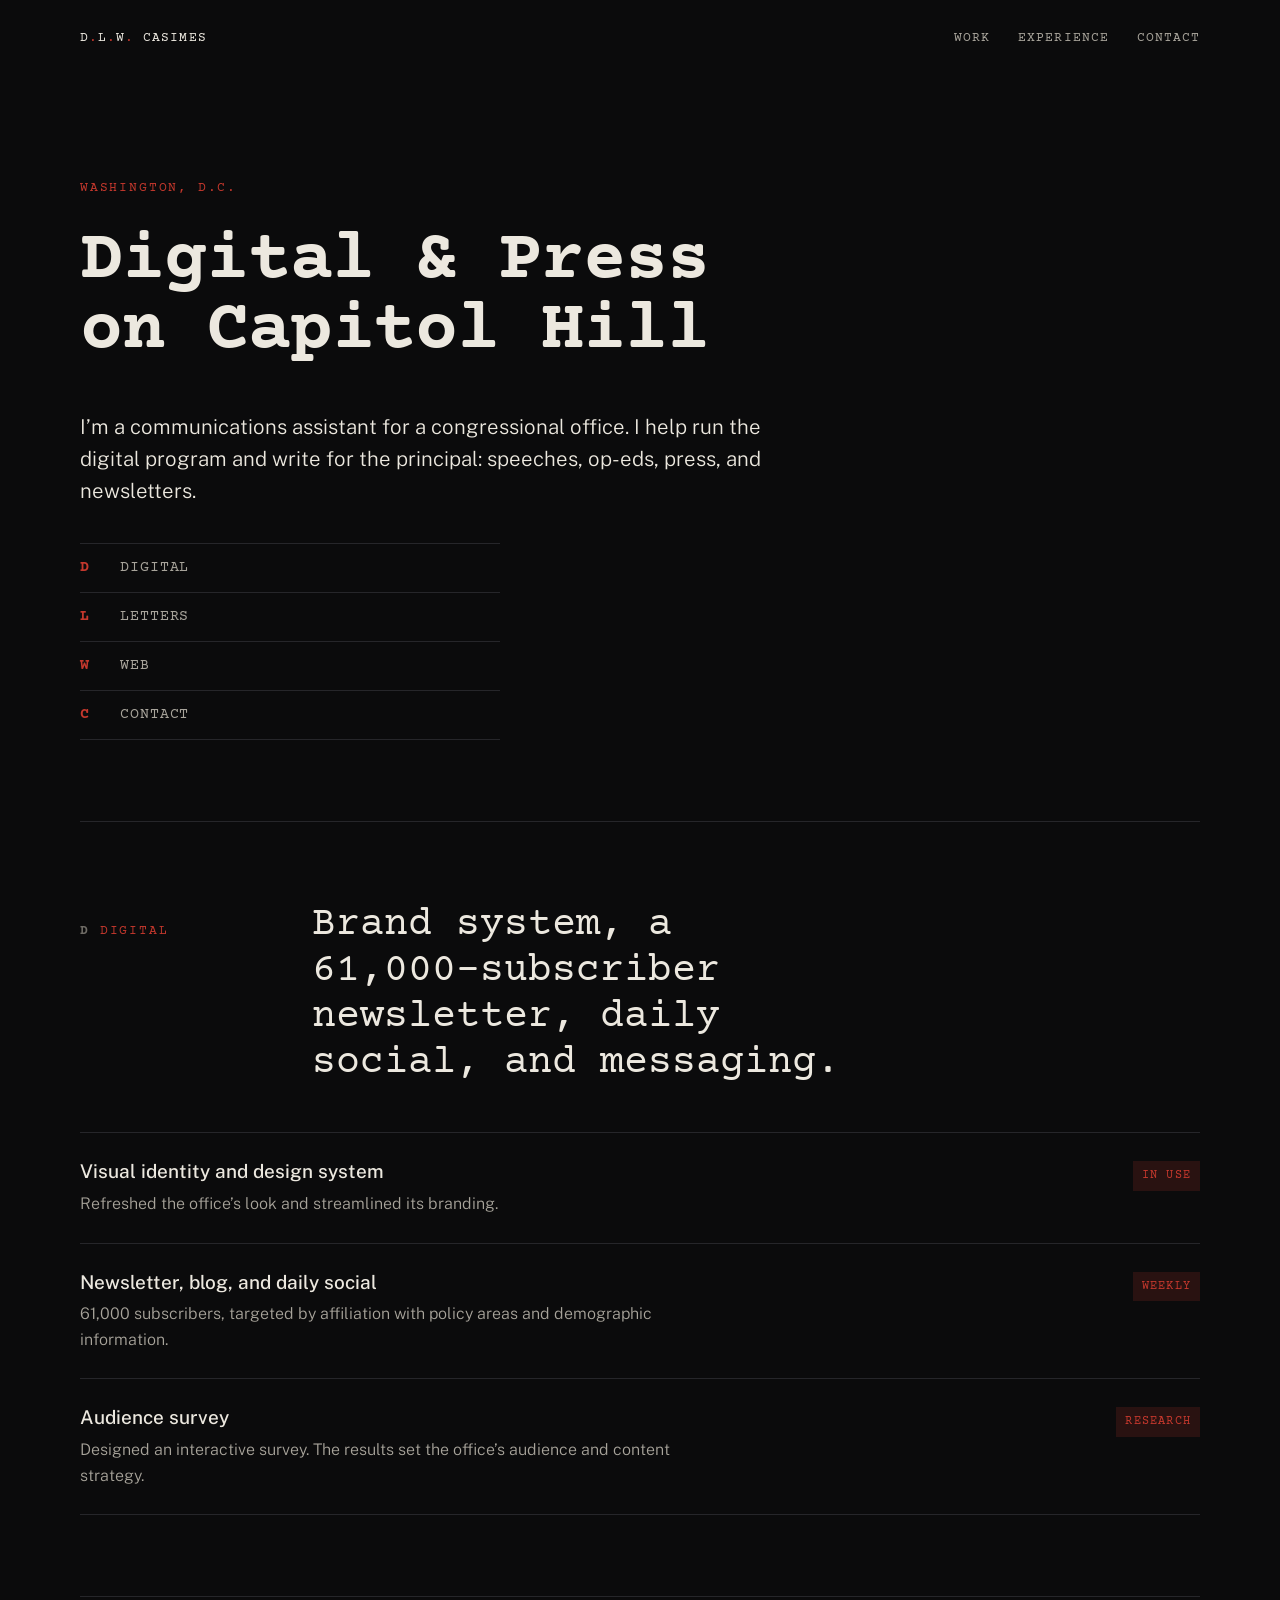
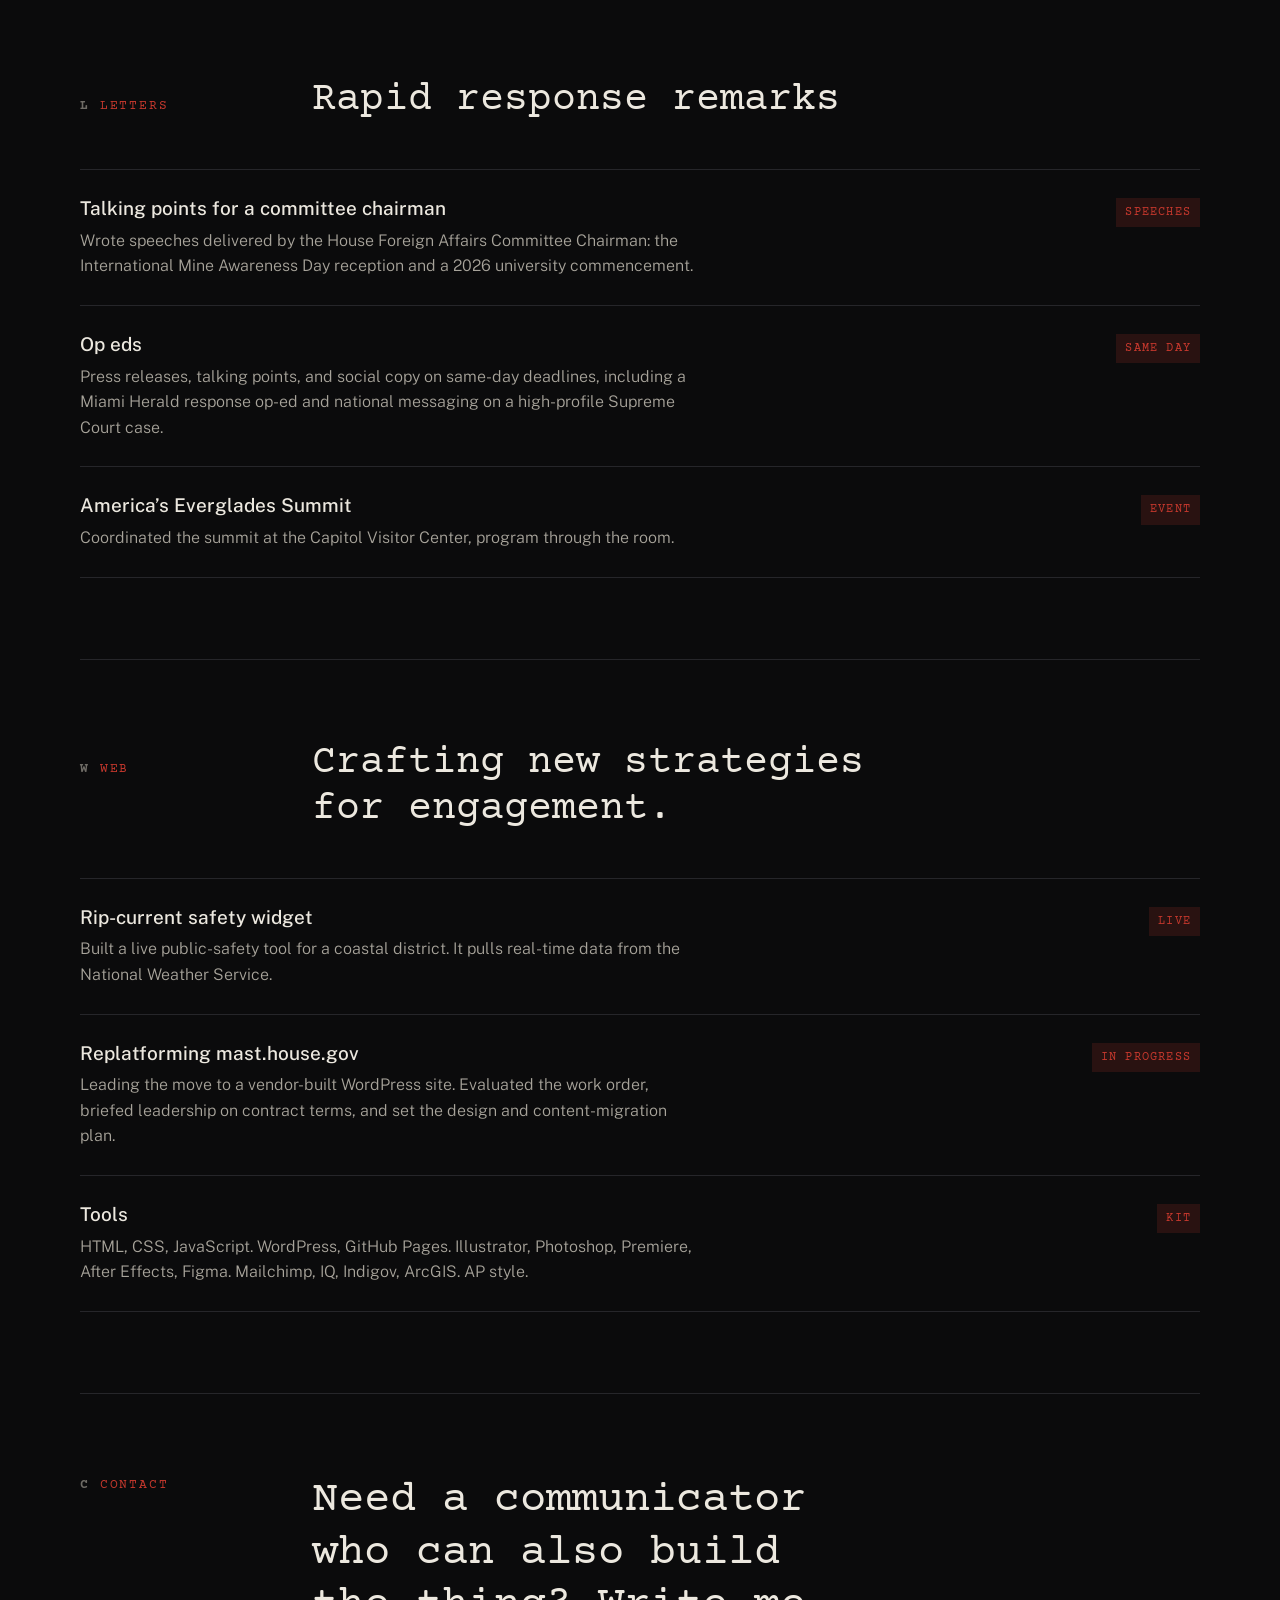
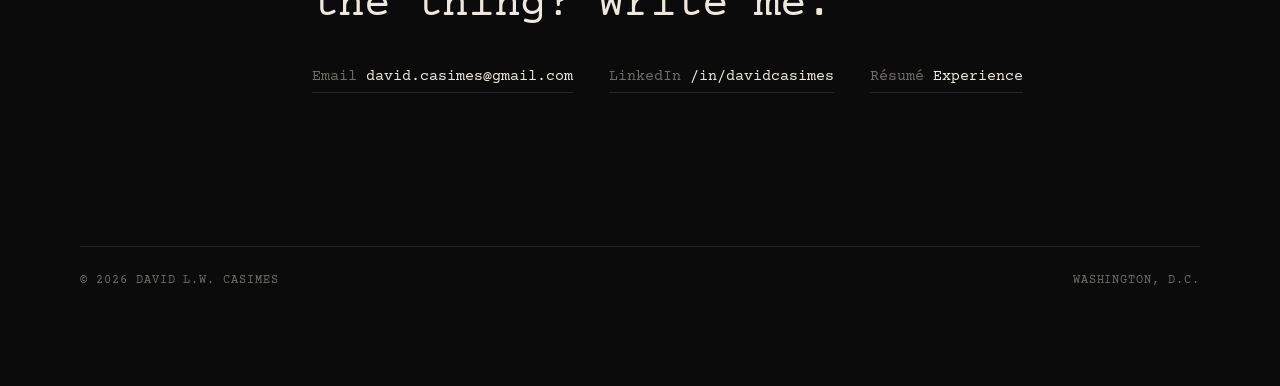
<file: index.html>
<!doctype html>
<html lang="en">
<head>
  <meta charset="utf-8">
  <meta name="viewport" content="width=device-width, initial-scale=1">
  <title>David L.W. Casimes</title>
  <meta name="description" content="David L.W. Casimes — Digital &amp; Press on Capitol Hill. Digital program, speeches, op-eds, press, and web for a congressional office.">
  <link rel="stylesheet" href="https://fonts.googleapis.com/css2?family=Courier+Prime:ital,wght@0,400;0,700;1,400&family=Public+Sans:ital,wght@0,300;0,400;0,500;0,600;1,300;1,400&display=swap">
  <link rel="stylesheet" href="styles.css">
</head>
<body>
<div class="wrap">

  <header class="masthead">
    <a class="mark" href="index.html">D<span>.</span>L<span>.</span>W<span>.</span> Casimes</a>
    <nav aria-label="Sections">
      <a href="#digital">Work</a>
      <a href="experience.html">Experience</a>
      <a href="#contact">Contact</a>
    </nav>
  </header>

  <section class="hero" id="top">
    <p class="eyebrow">Washington, D.C.</p>
    <h1>Digital &amp; Press on Capitol Hill</h1>
    <p class="lede">I’m a communications assistant for a congressional office. I help run the digital program and write for the principal: speeches, op-eds, press, and newsletters.</p>
    <ul class="index" aria-label="On this page">
      <li><a href="#digital"><b>D</b><span>Digital</span></a></li>
      <li><a href="#letters"><b>L</b><span>Letters</span></a></li>
      <li><a href="#web"><b>W</b><span>Web</span></a></li>
      <li><a href="#contact"><b>C</b><span>Contact</span></a></li>
    </ul>
  </section>

  <section id="digital">
    <div class="section-head">
      <p class="label"><b>D</b>Digital</p>
      <h2>Brand system, a 61,000-subscriber newsletter, daily social, and messaging.</h2>
    </div>
    <ul class="work plain">
      <li>
        <div>
          <h3>Visual identity and design system</h3>
          <p>Refreshed the office’s look and streamlined its branding.</p>
        </div>
        <span class="tag">In use</span>
      </li>
      <li>
        <div>
          <h3>Newsletter, blog, and daily social</h3>
          <p>61,000 subscribers, targeted by affiliation with policy areas and demographic information.</p>
        </div>
        <span class="tag">Weekly</span>
      </li>
      <li>
        <div>
          <h3>Audience survey</h3>
          <p>Designed an interactive survey. The results set the office’s audience and content strategy.</p>
        </div>
        <span class="tag">Research</span>
      </li>
    </ul>
  </section>

  <section id="letters">
    <div class="section-head">
      <p class="label"><b>L</b>Letters</p>
      <h2>Rapid response remarks</h2>
    </div>
    <ul class="work plain">
      <li>
        <div>
          <h3>Talking points for a committee chairman</h3>
          <p>Wrote speeches delivered by the House Foreign Affairs Committee Chairman: the International Mine Awareness Day reception and a 2026 university commencement.</p>
        </div>
        <span class="tag">Speeches</span>
      </li>
      <li>
        <div>
          <h3>Op eds</h3>
          <p>Press releases, talking points, and social copy on same-day deadlines, including a Miami Herald response op-ed and national messaging on a high-profile Supreme Court case.</p>
        </div>
        <span class="tag">Same day</span>
      </li>
      <li>
        <div>
          <h3>America’s Everglades Summit</h3>
          <p>Coordinated the summit at the Capitol Visitor Center, program through the room.</p>
        </div>
        <span class="tag">Event</span>
      </li>
    </ul>
  </section>

  <section id="web">
    <div class="section-head">
      <p class="label"><b>W</b>Web</p>
      <h2>Crafting new strategies for engagement.</h2>
    </div>
    <ul class="work plain">
      <li>
        <div>
          <h3>Rip-current safety widget</h3>
          <p>Built a live public-safety tool for a coastal district. It pulls real-time data from the National Weather Service.</p>
        </div>
        <span class="tag">Live</span>
      </li>
      <li>
        <div>
          <h3>Replatforming mast.house.gov</h3>
          <p>Leading the move to a vendor-built WordPress site. Evaluated the work order, briefed leadership on contract terms, and set the design and content-migration plan.</p>
        </div>
        <span class="tag">In progress</span>
      </li>
      <li>
        <div>
          <h3>Tools</h3>
          <p>HTML, CSS, JavaScript. WordPress, GitHub Pages. Illustrator, Photoshop, Premiere, After Effects, Figma. Mailchimp, IQ, Indigov, ArcGIS. AP style.</p>
        </div>
        <span class="tag">Kit</span>
      </li>
    </ul>
  </section>

  <section id="contact">
    <div class="contact">
      <p class="label" style="font-family: var(--mono); font-size: 13px; letter-spacing: 0.14em; text-transform: uppercase; color: var(--ribbon); margin: 0;"><b>C</b>Contact</p>
      <div>
        <p class="big">Need a communicator who can also build the thing? Write me.</p>
        <div class="links">
          <a href="mailto:david.casimes@gmail.com"><span>Email</span> david.casimes@gmail.com</a>
          <a href="https://linkedin.com/in/davidcasimes" target="_blank" rel="noopener"><span>LinkedIn</span> /in/davidcasimes</a>
          <a href="experience.html"><span>Résumé</span> Experience</a>
        </div>
      </div>
    </div>
  </section>

  <footer>
    <span>© 2026 David L.W. Casimes</span>
    <span>Washington, D.C.</span>
  </footer>

</div>
</body>
</html>
</file>
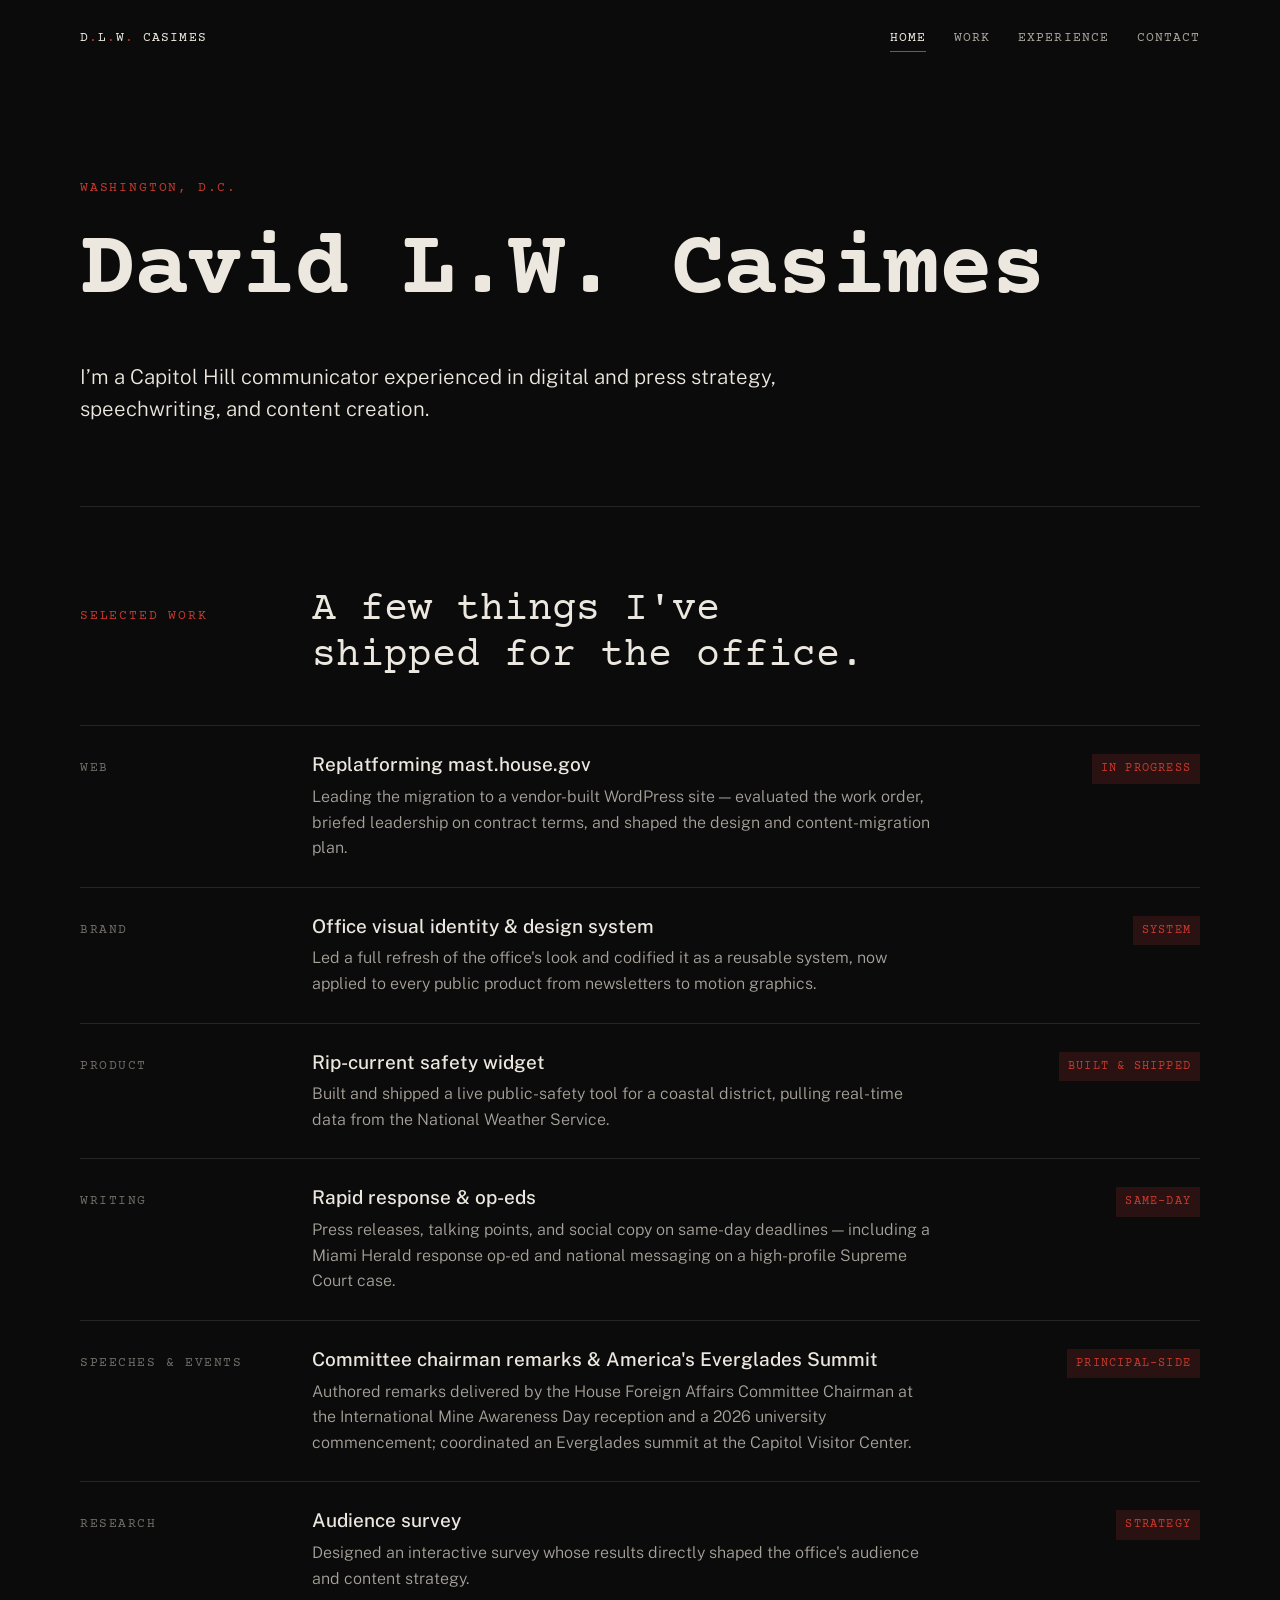
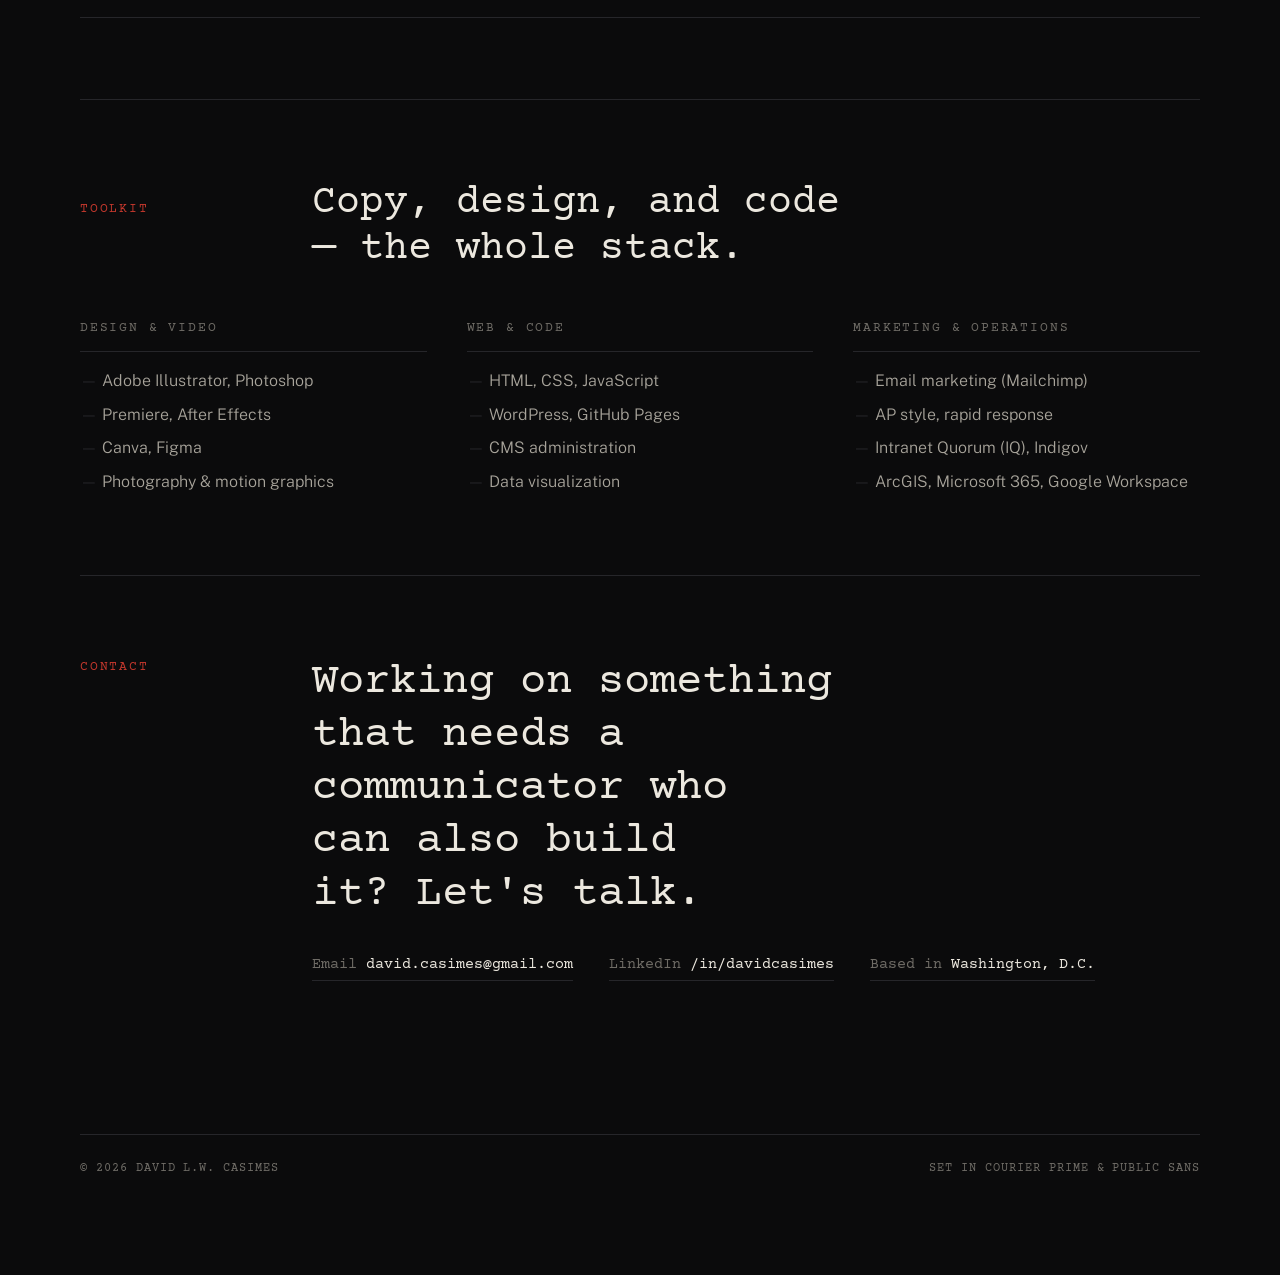
<file: site/index.html>
<!doctype html>
<html lang="en">
<head>
  <meta charset="utf-8">
  <meta name="viewport" content="width=device-width, initial-scale=1">
  <title>David L.W. Casimes</title>
  <meta name="description" content="David L.W. Casimes — Capitol Hill communicator: digital and press strategy, speechwriting, and content creation.">
  <link rel="stylesheet" href="https://fonts.googleapis.com/css2?family=Courier+Prime:ital,wght@0,400;0,700;1,400&family=Public+Sans:ital,wght@0,300;0,400;0,500;0,600;1,300;1,400&display=swap">
  <link rel="stylesheet" href="styles.css">
</head>
<body>
<div class="wrap">

  <header class="masthead">
    <a class="mark" href="index.html">D<span>.</span>L<span>.</span>W<span>.</span> Casimes</a>
    <nav aria-label="Sections">
      <a class="active" href="index.html">Home</a>
      <a href="index.html#work">Work</a>
      <a href="experience.html">Experience</a>
      <a href="index.html#contact">Contact</a>
    </nav>
  </header>

  <section class="hero" id="top">
    <p class="eyebrow">Washington, D.C.</p>
    <h1>David L.W. Casimes</h1>
    <p class="lede">I’m a Capitol Hill communicator experienced in digital and press strategy, speechwriting, and content creation.</p>
  </section>

<section id="work">
    <div class="section-head">
      <p class="label">Selected work</p>
      <h2>A few things I've shipped for the office.</h2>
    </div>
    <ul class="work">
      <li>
        <span class="medium">Web</span>
        <div>
          <h3>Replatforming mast.house.gov</h3>
          <p>Leading the migration to a vendor-built WordPress site — evaluated the work order, briefed leadership on contract terms, and shaped the design and content-migration plan.</p>
        </div>
        <span class="tag">In progress</span>
      </li>
      <li>
        <span class="medium">Brand</span>
        <div>
          <h3>Office visual identity &amp; design system</h3>
          <p>Led a full refresh of the office's look and codified it as a reusable system, now applied to every public product from newsletters to motion graphics.</p>
        </div>
        <span class="tag">System</span>
      </li>
      <li>
        <span class="medium">Product</span>
        <div>
          <h3>Rip-current safety widget</h3>
          <p>Built and shipped a live public-safety tool for a coastal district, pulling real-time data from the National Weather Service.</p>
        </div>
        <span class="tag">Built &amp; shipped</span>
      </li>
      <li>
        <span class="medium">Writing</span>
        <div>
          <h3>Rapid response &amp; op-eds</h3>
          <p>Press releases, talking points, and social copy on same-day deadlines — including a Miami Herald response op-ed and national messaging on a high-profile Supreme Court case.</p>
        </div>
        <span class="tag">Same-day</span>
      </li>
      <li>
        <span class="medium">Speeches &amp; events</span>
        <div>
          <h3>Committee chairman remarks &amp; America's Everglades Summit</h3>
          <p>Authored remarks delivered by the House Foreign Affairs Committee Chairman at the International Mine Awareness Day reception and a 2026 university commencement; coordinated an Everglades summit at the Capitol Visitor Center.</p>
        </div>
        <span class="tag">Principal-side</span>
      </li>
      <li>
        <span class="medium">Research</span>
        <div>
          <h3>Audience survey</h3>
          <p>Designed an interactive survey whose results directly shaped the office's audience and content strategy.</p>
        </div>
        <span class="tag">Strategy</span>
      </li>
    </ul>
  </section>

<section id="toolkit">
    <div class="section-head">
      <p class="label">Toolkit</p>
      <h2>Copy, design, and code — the whole stack.</h2>
    </div>
    <div class="kit">
      <div>
        <h3>Design &amp; video</h3>
        <ul>
          <li>Adobe Illustrator, Photoshop</li>
          <li>Premiere, After Effects</li>
          <li>Canva, Figma</li>
          <li>Photography &amp; motion graphics</li>
        </ul>
      </div>
      <div>
        <h3>Web &amp; code</h3>
        <ul>
          <li>HTML, CSS, JavaScript</li>
          <li>WordPress, GitHub Pages</li>
          <li>CMS administration</li>
          <li>Data visualization</li>
        </ul>
      </div>
      <div>
        <h3>Marketing &amp; operations</h3>
        <ul>
          <li>Email marketing (Mailchimp)</li>
          <li>AP style, rapid response</li>
          <li>Intranet Quorum (IQ), Indigov</li>
          <li>ArcGIS, Microsoft 365, Google Workspace</li>
        </ul>
      </div>
    </div>
  </section>

<section id="contact">
    <div class="contact">
      <p class="label" style="font-family: var(--mono); font-size: 13px; letter-spacing: 0.14em; text-transform: uppercase; color: var(--ribbon); margin: 0;">Contact</p>
      <div>
        <p class="big">Working on something that needs a communicator who can also build it? Let's talk.</p>
        <div class="links">
          <a href="mailto:david.casimes@gmail.com"><span>Email</span> david.casimes@gmail.com</a>
          <a href="https://linkedin.com/in/davidcasimes" target="_blank" rel="noopener"><span>LinkedIn</span> /in/davidcasimes</a>
          <a href="#top"><span>Based in</span> Washington, D.C.</a>
        </div>
      </div>
    </div>
  </section>

<footer>
    <span>© 2026 David L.W. Casimes</span>
    <span>Set in Courier Prime &amp; Public Sans</span>
  </footer>

</div>
</body>
</html>
</file>
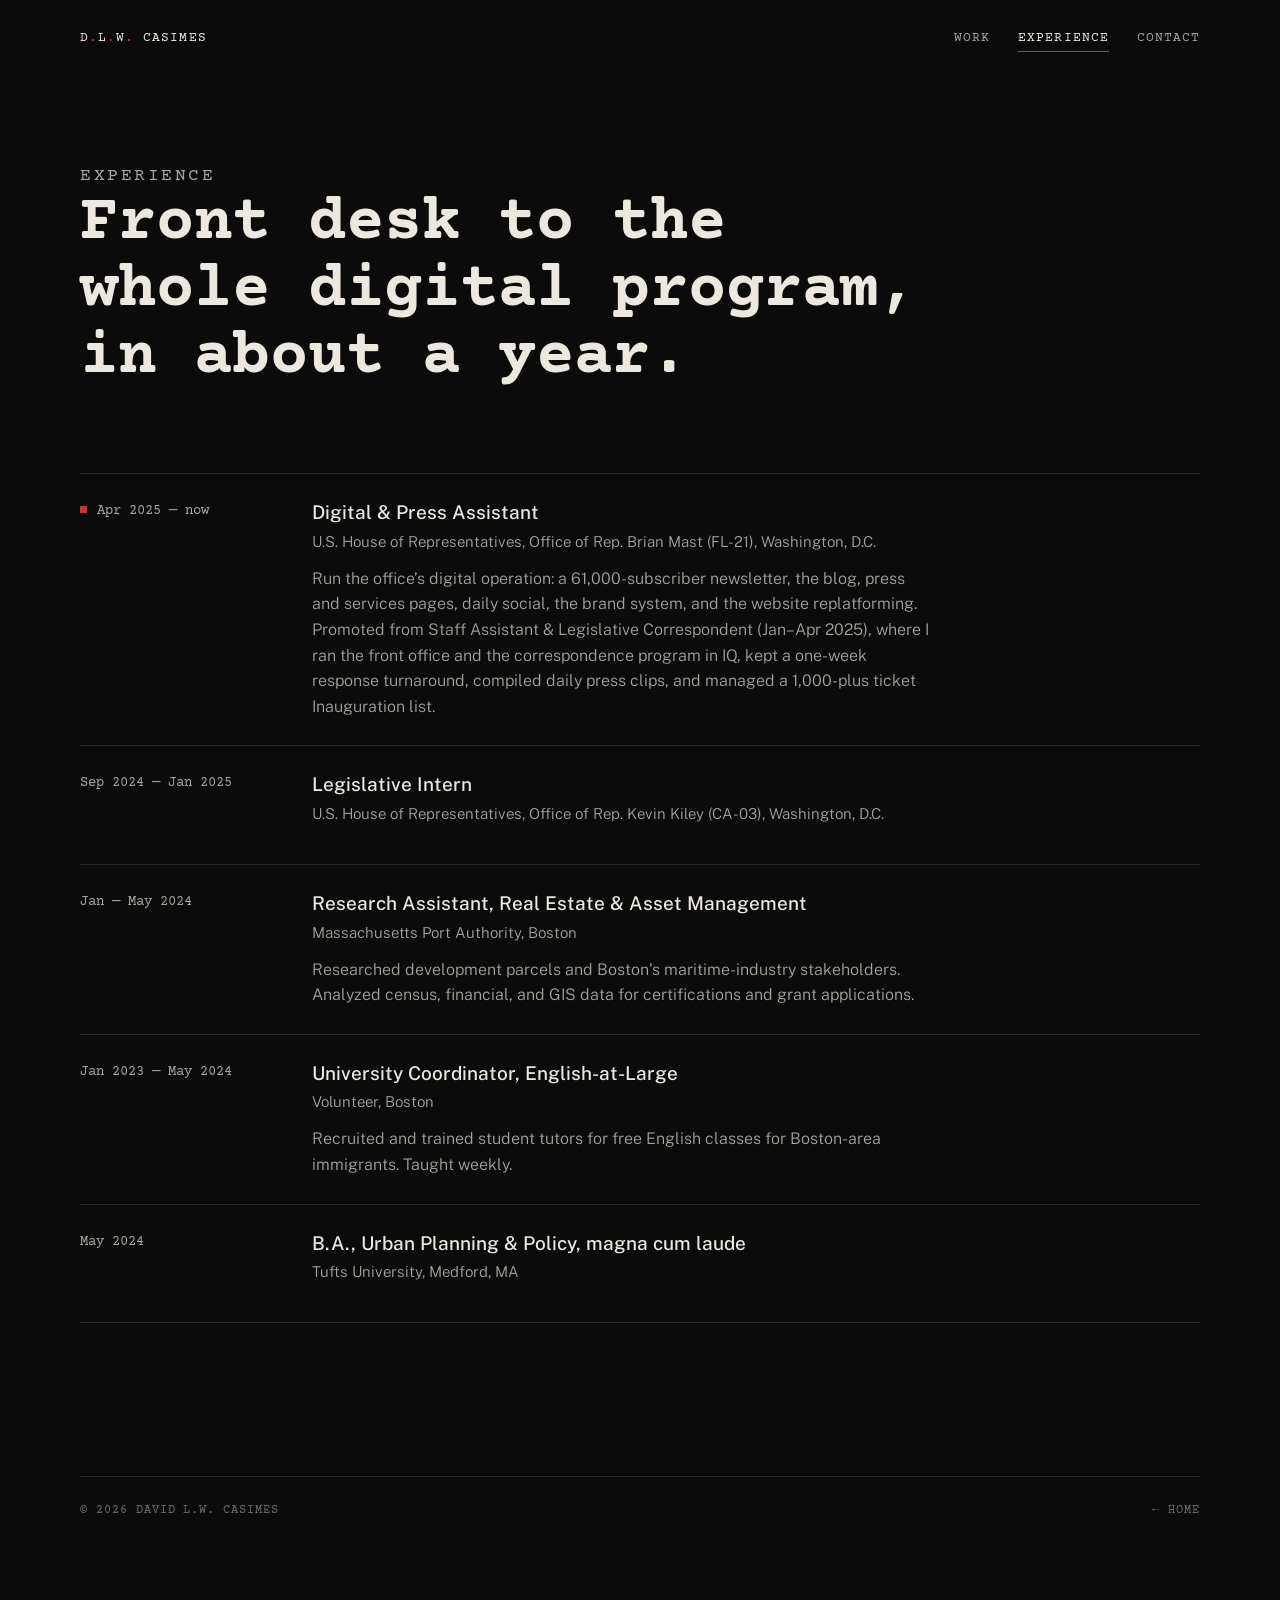
<file: experience.html>
<!doctype html>
<html lang="en">
<head>
  <meta charset="utf-8">
  <meta name="viewport" content="width=device-width, initial-scale=1">
  <title>Experience — David L.W. Casimes</title>
  <meta name="description" content="Experience of David L.W. Casimes — Digital &amp; Press on Capitol Hill.">
  <link rel="stylesheet" href="https://fonts.googleapis.com/css2?family=Courier+Prime:ital,wght@0,400;0,700;1,400&family=Public+Sans:ital,wght@0,300;0,400;0,500;0,600;1,300;1,400&display=swap">
  <link rel="stylesheet" href="styles.css">
</head>
<body>
<div class="wrap">

  <header class="masthead">
    <a class="mark" href="index.html">D<span>.</span>L<span>.</span>W<span>.</span> Casimes</a>
    <nav aria-label="Sections">
      <a href="index.html#digital">Work</a>
      <a class="active" href="experience.html">Experience</a>
      <a href="index.html#contact">Contact</a>
    </nav>
  </header>

  <div class="page-head">
    <p class="eyebrow">Experience</p>
    <h1>Front desk to the whole digital program, in about a year.</h1>
  </div>

  <section id="experience">
    <ul class="timeline">
      <li>
        <span class="when now">Apr 2025 — now</span>
        <div>
          <h3>Digital &amp; Press Assistant</h3>
          <p class="org">U.S. House of Representatives, Office of Rep. Brian Mast (FL-21), Washington, D.C.</p>
          <p class="desc">Run the office’s digital operation: a 61,000-subscriber newsletter, the blog, press and services pages, daily social, the brand system, and the website replatforming. Promoted from Staff Assistant &amp; Legislative Correspondent (Jan–Apr 2025), where I ran the front office and the correspondence program in IQ, kept a one-week response turnaround, compiled daily press clips, and managed a 1,000-plus ticket Inauguration list.</p>
        </div>
      </li>
      <li>
        <span class="when">Sep 2024 — Jan 2025</span>
        <div>
          <h3>Legislative Intern</h3>
          <p class="org">U.S. House of Representatives, Office of Rep. Kevin Kiley (CA-03), Washington, D.C.</p>
        </div>
      </li>
      <li>
        <span class="when">Jan — May 2024</span>
        <div>
          <h3>Research Assistant, Real Estate &amp; Asset Management</h3>
          <p class="org">Massachusetts Port Authority, Boston</p>
          <p class="desc">Researched development parcels and Boston’s maritime-industry stakeholders. Analyzed census, financial, and GIS data for certifications and grant applications.</p>
        </div>
      </li>
      <li>
        <span class="when">Jan 2023 — May 2024</span>
        <div>
          <h3>University Coordinator, English-at-Large</h3>
          <p class="org">Volunteer, Boston</p>
          <p class="desc">Recruited and trained student tutors for free English classes for Boston-area immigrants. Taught weekly.</p>
        </div>
      </li>
      <li>
        <span class="when">May 2024</span>
        <div>
          <h3>B.A., Urban Planning &amp; Policy, magna cum laude</h3>
          <p class="org">Tufts University, Medford, MA</p>
        </div>
      </li>
    </ul>
  </section>

  <footer>
    <span>© 2026 David L.W. Casimes</span>
    <a href="index.html">← Home</a>
  </footer>

</div>
</body>
</html>
</file>
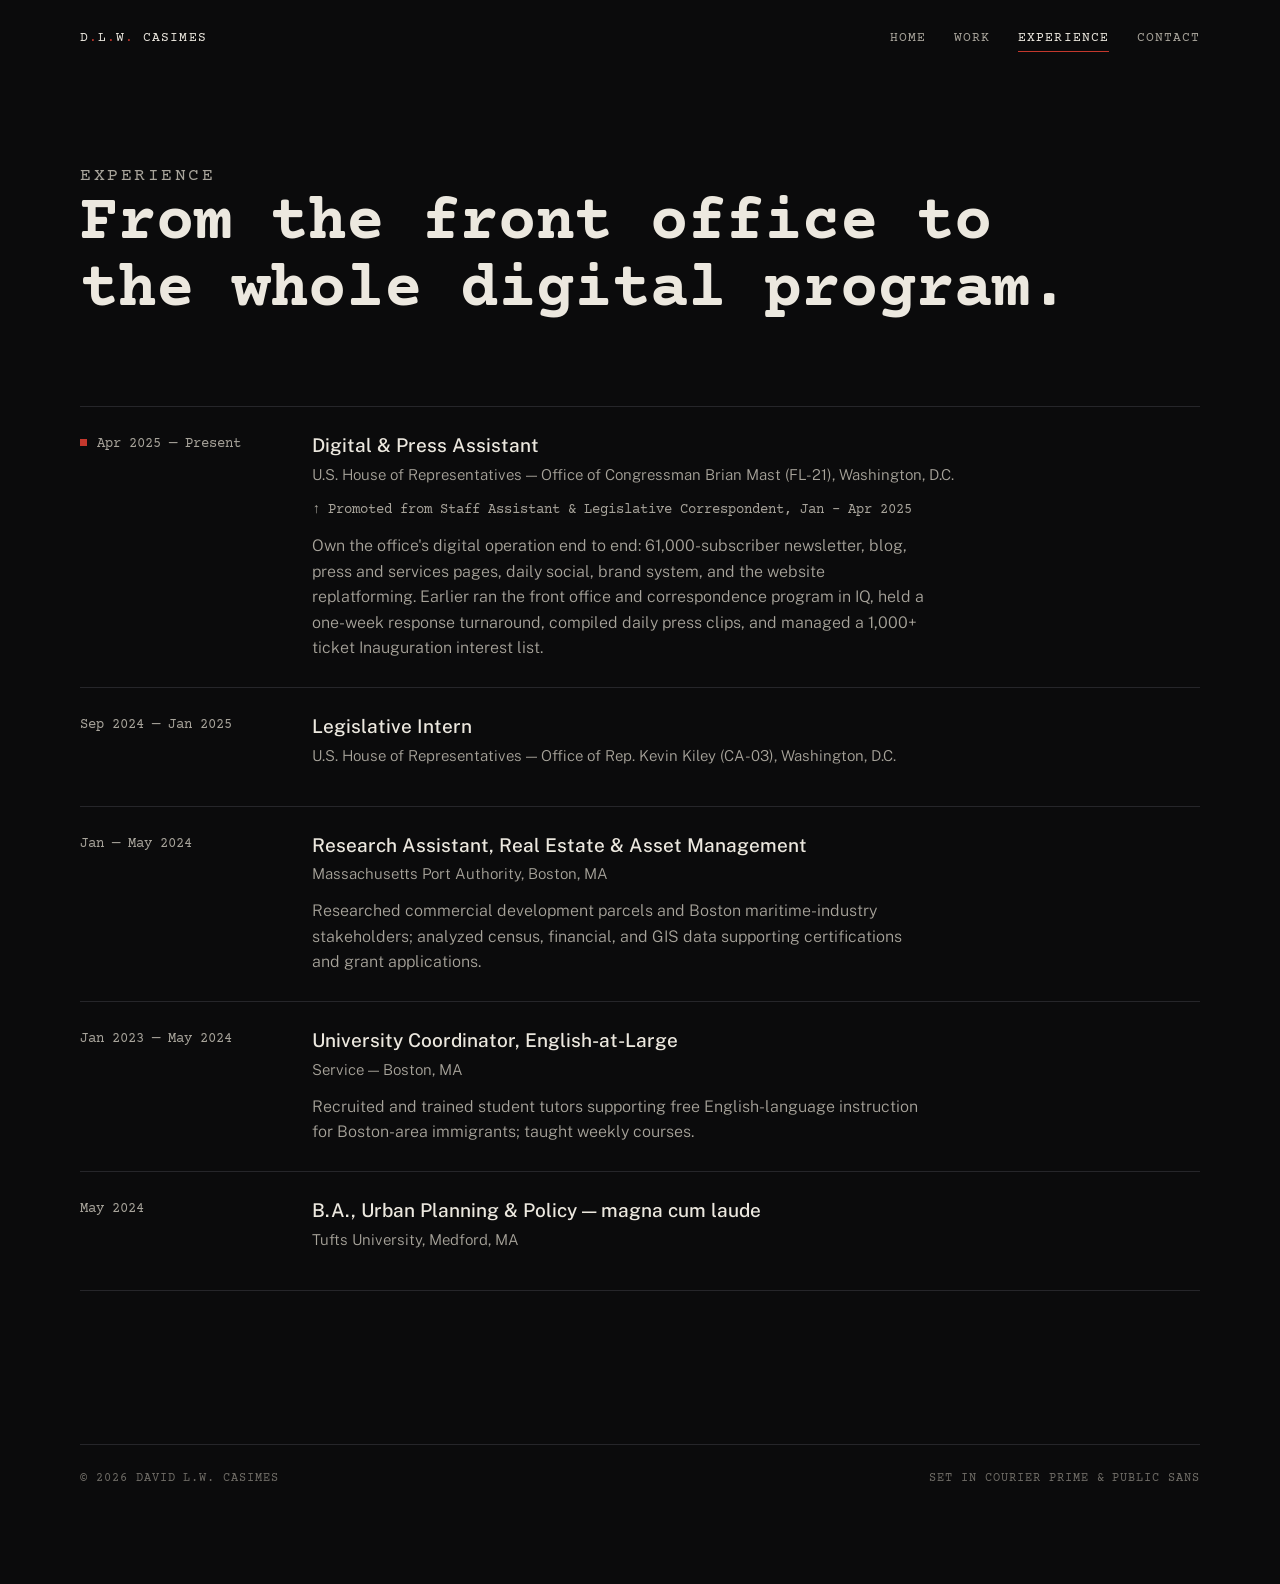
<file: site/experience.html>
<!doctype html>
<html lang="en">
<head>
  <meta charset="utf-8">
  <meta name="viewport" content="width=device-width, initial-scale=1">
  <title>Experience — David L.W. Casimes</title>
  <meta name="description" content="Experience of David L.W. Casimes, Capitol Hill communicator.">
  <link rel="stylesheet" href="https://fonts.googleapis.com/css2?family=Courier+Prime:ital,wght@0,400;0,700;1,400&family=Public+Sans:ital,wght@0,300;0,400;0,500;0,600;1,300;1,400&display=swap">
  <link rel="stylesheet" href="styles.css">
</head>
<body>
<div class="wrap">

  <header class="masthead">
    <a class="mark" href="index.html">D<span>.</span>L<span>.</span>W<span>.</span> Casimes</a>
    <nav aria-label="Sections">
      <a href="index.html">Home</a>
      <a href="index.html#work">Work</a>
      <a class="active" href="experience.html">Experience</a>
      <a href="index.html#contact">Contact</a>
    </nav>
  </header>

  <div class="page-head">
    <p class="eyebrow">Experience</p>
    <h1>From the front office to the whole digital program.</h1>
  </div>

<section id="experience">
    <ul class="timeline">
      <li>
        <span class="when now">Apr 2025 — Present</span>
        <div>
          <h3>Digital &amp; Press Assistant</h3>
          <p class="org">U.S. House of Representatives — Office of Congressman Brian Mast (FL-21), Washington, D.C.</p>
          <p class="prior">↑ Promoted from Staff Assistant &amp; Legislative Correspondent, Jan – Apr 2025</p>
          <p class="desc">Own the office's digital operation end to end: 61,000-subscriber newsletter, blog, press and services pages, daily social, brand system, and the website replatforming. Earlier ran the front office and correspondence program in IQ, held a one-week response turnaround, compiled daily press clips, and managed a 1,000+ ticket Inauguration interest list.</p>
        </div>
      </li>
      <li>
        <span class="when">Sep 2024 — Jan 2025</span>
        <div>
          <h3>Legislative Intern</h3>
          <p class="org">U.S. House of Representatives — Office of Rep. Kevin Kiley (CA-03), Washington, D.C.</p>
        </div>
      </li>
      <li>
        <span class="when">Jan — May 2024</span>
        <div>
          <h3>Research Assistant, Real Estate &amp; Asset Management</h3>
          <p class="org">Massachusetts Port Authority, Boston, MA</p>
          <p class="desc">Researched commercial development parcels and Boston maritime-industry stakeholders; analyzed census, financial, and GIS data supporting certifications and grant applications.</p>
        </div>
      </li>
      <li>
        <span class="when">Jan 2023 — May 2024</span>
        <div>
          <h3>University Coordinator, English-at-Large</h3>
          <p class="org">Service — Boston, MA</p>
          <p class="desc">Recruited and trained student tutors supporting free English-language instruction for Boston-area immigrants; taught weekly courses.</p>
        </div>
      </li>
      <li>
        <span class="when">May 2024</span>
        <div>
          <h3>B.A., Urban Planning &amp; Policy — magna cum laude</h3>
          <p class="org">Tufts University, Medford, MA</p>
        </div>
      </li>
    </ul>
  </section>

<footer>
    <span>© 2026 David L.W. Casimes</span>
    <span>Set in Courier Prime &amp; Public Sans</span>
  </footer>

</div>
</body>
</html>
</file>
<file: styles.css>
:root {
    --ink-ground: #0b0b0c;
    --ink-panel: #121214;
    --ink-rule: #26262a;
    --ink-rule-soft: #1b1b1e;
    --paper: #ece8df;
    --paper-dim: #a8a49b;
    --paper-faint: #6f6c66;
    --ribbon: #c4382d;
    --ribbon-soft: rgba(196, 56, 45, 0.16);
    --mono: "Courier Prime", "Courier New", Courier, monospace;
    --sans: "Public Sans", "Helvetica Neue", Arial, sans-serif;
    --measure: 62ch;
    --gutter: clamp(20px, 6vw, 96px);
    color-scheme: dark;
  }

  * { box-sizing: border-box; }

  html, body { background: var(--ink-ground); }

  body {
    margin: 0;
    color: var(--paper);
    font-family: var(--sans);
    font-weight: 300;
    font-size: 17px;
    line-height: 1.6;
    -webkit-font-smoothing: antialiased;
    padding-inline: var(--gutter);
    padding-block: 0 96px;
  }

  ::selection { background: var(--ribbon); color: var(--paper); }

  a { color: inherit; text-decoration: none; }
  a:focus-visible, button:focus-visible {
    outline: 2px solid var(--ribbon);
    outline-offset: 4px;
  }

  .wrap { max-width: 1120px; margin-inline: auto; }

  /* ---------- masthead ---------- */
  .masthead {
    display: flex;
    justify-content: space-between;
    align-items: baseline;
    gap: 24px;
    padding-block: 28px 0;
    font-family: var(--mono);
    font-size: 13px;
    letter-spacing: 0.08em;
    text-transform: uppercase;
    color: var(--paper-dim);
  }
  .masthead nav { display: flex; gap: 28px; flex-wrap: wrap; }
  .masthead nav a { border-bottom: 1px solid transparent; padding-bottom: 2px; transition: color .2s, border-color .2s; }
  .masthead nav a:hover { color: var(--paper); border-color: var(--ribbon); }
  .masthead .mark { color: var(--paper); }
  .masthead .mark span { color: var(--ribbon); }

  /* ---------- hero ---------- */
  .hero {
    padding-block: clamp(72px, 14vh, 160px) clamp(56px, 9vh, 112px);
    border-bottom: 1px solid var(--ink-rule);
  }
  .hero .lede { margin-top: clamp(32px, 5vh, 56px); }
  .masthead nav a.active { color: var(--paper); border-color: var(--ribbon); }
  .page-head { padding-block: clamp(56px, 10vh, 120px) 0; }
  .page-head h1 {
    font-family: var(--mono);
    font-weight: 700;
    font-size: clamp(34px, 5.5vw, 64px);
    line-height: 1.05;
    margin: 0;
    text-wrap: balance;
  }
  .page-head p { color: var(--paper-dim); font-size: 18px; max-width: var(--measure); margin: 20px 0 0; }
  .eyebrow {
    font-family: var(--mono);
    font-size: 13px;
    letter-spacing: 0.14em;
    text-transform: uppercase;
    color: var(--ribbon);
    margin: 0 0 28px;
  }
  .hero h1 {
    font-family: var(--mono);
    font-weight: 700;
    font-size: clamp(38px, 7.2vw, 96px);
    line-height: 0.98;
    letter-spacing: -0.015em;
    margin: 0;
    text-wrap: balance;
  }
  .hero h1 .initials { color: var(--paper-dim); }
  .hero .role {
    font-family: var(--mono);
    font-size: clamp(18px, 2.6vw, 28px);
    color: var(--paper-dim);
    margin: 22px 0 0;
    display: flex;
    align-items: center;
    gap: 6px;
  }
  .cursor {
    display: inline-block;
    width: 0.55em;
    height: 1.05em;
    background: var(--ribbon);
    transform: translateY(0.12em);
    animation: blink 1.1s steps(1) infinite;
  }
  @keyframes blink { 50% { opacity: 0; } }

  .hero-grid {
    display: grid;
    grid-template-columns: minmax(0, 1fr) minmax(0, 1fr);
    gap: clamp(32px, 6vw, 96px);
    margin-top: clamp(40px, 6vh, 72px);
    align-items: end;
  }
  .lede {
    font-size: clamp(18px, 1.6vw, 21px);
    line-height: 1.55;
    max-width: var(--measure);
    margin: 0;
    color: var(--paper);
  }
  .lede em { font-style: italic; color: var(--paper-dim); }
  .facts {
    list-style: none;
    margin: 0;
    padding: 0;
    font-family: var(--mono);
    font-size: 14px;
    line-height: 1.5;
    color: var(--paper-dim);
    display: grid;
    gap: 10px;
    justify-self: end;
    min-width: min(100%, 300px);
  }
  .facts li { display: flex; justify-content: space-between; gap: 24px; border-bottom: 1px solid var(--ink-rule-soft); padding-bottom: 10px; }
  .facts li span:last-child { color: var(--paper); text-align: right; }

  /* ---------- sections ---------- */
  section { padding-block: clamp(56px, 9vh, 104px); border-bottom: 1px solid var(--ink-rule); }
  section:last-of-type { border-bottom: 0; }
  .section-head {
    display: grid;
    grid-template-columns: 200px minmax(0, 1fr);
    gap: 32px;
    margin-bottom: clamp(32px, 5vh, 56px);
    align-items: baseline;
  }
  .section-head .label {
    font-family: var(--mono);
    font-size: 13px;
    letter-spacing: 0.14em;
    text-transform: uppercase;
    color: var(--ribbon);
    margin: 0;
  }
  .section-head h2 {
    font-family: var(--mono);
    font-weight: 400;
    font-size: clamp(26px, 3.4vw, 40px);
    line-height: 1.15;
    margin: 0;
    text-wrap: balance;
    max-width: 24ch;
  }

  /* pillars */
  .pillars {
    display: grid;
    grid-template-columns: repeat(3, minmax(0, 1fr));
    gap: 0;
    border-top: 1px solid var(--ink-rule);
  }
  .pillar {
    padding: 32px 28px 36px 0;
    border-bottom: 1px solid var(--ink-rule);
    border-right: 1px solid var(--ink-rule);
    display: grid;
    grid-template-rows: auto auto 1fr;
    gap: 16px;
  }
  .pillar:nth-child(3n) { border-right: 0; }
  .pillar:not(:nth-child(3n+1)) { padding-left: 28px; }
  .pillar .key {
    font-family: var(--mono);
    font-size: 13px;
    letter-spacing: 0.12em;
    text-transform: uppercase;
    color: var(--paper-faint);
  }
  .pillar h3 {
    font-family: var(--mono);
    font-weight: 700;
    font-size: 22px;
    line-height: 1.2;
    margin: 0;
  }
  .pillar p { margin: 0; color: var(--paper-dim); font-size: 16px; }
  .pillar p strong { color: var(--paper); font-weight: 500; }

  /* work */
  .work { list-style: none; margin: 0; padding: 0; border-top: 1px solid var(--ink-rule); }
  .work li {
    display: grid;
    grid-template-columns: 200px minmax(0, 1fr) auto;
    gap: 32px;
    padding-block: 26px;
    border-bottom: 1px solid var(--ink-rule);
    align-items: baseline;
  }
  .work .medium {
    font-family: var(--mono);
    font-size: 13px;
    letter-spacing: 0.12em;
    text-transform: uppercase;
    color: var(--paper-faint);
  }
  .work h3 {
    font-family: var(--sans);
    font-weight: 500;
    font-size: 19px;
    margin: 0 0 6px;
    line-height: 1.35;
    color: var(--paper);
  }
  .work p { margin: 0; color: var(--paper-dim); font-size: 16px; max-width: var(--measure); }
  .work .tag {
    font-family: var(--mono);
    font-size: 12px;
    letter-spacing: 0.1em;
    text-transform: uppercase;
    color: var(--ribbon);
    background: var(--ribbon-soft);
    padding: 5px 9px;
    white-space: nowrap;
  }

  /* experience */
  .timeline { list-style: none; margin: 0; padding: 0; border-top: 1px solid var(--ink-rule); }
  .timeline li {
    display: grid;
    grid-template-columns: 200px minmax(0, 1fr);
    gap: 32px;
    padding-block: 26px;
    border-bottom: 1px solid var(--ink-rule);
  }
  .timeline .when {
    font-family: var(--mono);
    font-size: 14px;
    color: var(--paper-dim);
    line-height: 1.6;
  }
  .timeline .when.now::before {
    content: "";
    display: inline-block;
    width: 7px; height: 7px;
    background: var(--ribbon);
    margin-right: 10px;
    transform: translateY(-1px);
  }
  .timeline h3 {
    font-family: var(--sans);
    font-weight: 500;
    font-size: 19px;
    margin: 0;
    line-height: 1.35;
  }
  .timeline .org { color: var(--paper-dim); font-size: 15px; margin: 4px 0 12px; }
  .timeline .prior { font-family: var(--mono); font-size: 14px; color: var(--paper-dim); margin: 0 0 12px; }
  .timeline p.desc { margin: 0; color: var(--paper-dim); font-size: 16px; max-width: var(--measure); }

  /* toolkit */
  .kit { display: grid; grid-template-columns: repeat(3, minmax(0, 1fr)); gap: 40px; }
  .kit h3 {
    font-family: var(--mono);
    font-size: 13px;
    letter-spacing: 0.14em;
    text-transform: uppercase;
    font-weight: 400;
    color: var(--paper-faint);
    margin: 0 0 16px;
    padding-bottom: 12px;
    border-bottom: 1px solid var(--ink-rule);
  }
  .kit ul { list-style: none; margin: 0; padding: 0; display: grid; gap: 8px; font-size: 16px; color: var(--paper-dim); }
  .kit li::before { content: "— "; color: var(--ink-rule); }

  /* contact */
  .contact { display: grid; grid-template-columns: 200px minmax(0, 1fr); gap: 32px; align-items: start; }
  .contact .big {
    font-family: var(--mono);
    font-size: clamp(24px, 3.6vw, 44px);
    line-height: 1.2;
    margin: 0 0 32px;
    text-wrap: balance;
    max-width: 22ch;
  }
  .links { display: flex; flex-wrap: wrap; gap: 14px 36px; font-family: var(--mono); font-size: 15px; }
  .links a { border-bottom: 1px solid var(--ink-rule); padding-bottom: 3px; transition: border-color .2s; }
  .links a:hover { border-color: var(--ribbon); }
  .links a span { color: var(--paper-faint); }

  footer {
    margin-top: 72px;
    padding-top: 24px;
    border-top: 1px solid var(--ink-rule);
    font-family: var(--mono);
    font-size: 12px;
    letter-spacing: 0.08em;
    text-transform: uppercase;
    color: var(--paper-faint);
    display: flex;
    justify-content: space-between;
    gap: 16px;
    flex-wrap: wrap;
  }

  /* ---------- responsive ---------- */
  @media (max-width: 900px) {
    .hero-grid { grid-template-columns: 1fr; }
    .facts { justify-self: start; width: 100%; }
    .pillars { grid-template-columns: 1fr; }
    .pillar, .pillar:not(:nth-child(3n+1)) { border-right: 0; padding-left: 0; padding-right: 0; }
    .kit { grid-template-columns: 1fr; gap: 32px; }
  }
  @media (max-width: 720px) {
    body { font-size: 16px; }
    .masthead { flex-direction: column; gap: 14px; align-items: flex-start; }
    .section-head, .work li, .timeline li, .contact { grid-template-columns: 1fr; gap: 12px; }
    .work li { gap: 10px; }
    .work .tag { justify-self: start; }
    .section-head { margin-bottom: 32px; }
  }
  @media (prefers-reduced-motion: reduce) {
    .cursor { animation: none; }
    * { transition: none !important; }
  }

/* ---------- v2: home restructure ---------- */
.hero h1 { font-size: clamp(34px, 5.6vw, 76px); }
.index {
  list-style: none; margin: clamp(28px, 4vh, 44px) 0 0; padding: 0;
  display: grid; gap: 0; max-width: 420px;
  border-top: 1px solid var(--ink-rule);
}
.index li { border-bottom: 1px solid var(--ink-rule); }
.index a {
  display: grid; grid-template-columns: 40px 1fr; align-items: baseline;
  padding: 12px 0; font-family: var(--mono); font-size: 15px; letter-spacing: 0.06em;
  text-transform: uppercase; color: var(--paper-dim); transition: color .2s;
}
.index a:hover { color: var(--paper); }
.index a b { font-weight: 700; color: var(--ribbon); }
.work.plain li { grid-template-columns: minmax(0, 1fr) auto; }
.section-head .label b { color: var(--paper-faint); margin-right: 10px; }
.contact .label b { color: var(--paper-faint); margin-right: 10px; }
.timeline .when { white-space: nowrap; }
@media (max-width: 720px) {
  .work.plain li { grid-template-columns: 1fr; }
  .timeline .when { white-space: normal; }
}
</file>
<file: site/styles.css>
:root {
    --ink-ground: #0b0b0c;
    --ink-panel: #121214;
    --ink-rule: #26262a;
    --ink-rule-soft: #1b1b1e;
    --paper: #ece8df;
    --paper-dim: #a8a49b;
    --paper-faint: #6f6c66;
    --ribbon: #c4382d;
    --ribbon-soft: rgba(196, 56, 45, 0.16);
    --mono: "Courier Prime", "Courier New", Courier, monospace;
    --sans: "Public Sans", "Helvetica Neue", Arial, sans-serif;
    --measure: 62ch;
    --gutter: clamp(20px, 6vw, 96px);
    color-scheme: dark;
  }

  * { box-sizing: border-box; }

  html, body { background: var(--ink-ground); }

  body {
    margin: 0;
    color: var(--paper);
    font-family: var(--sans);
    font-weight: 300;
    font-size: 17px;
    line-height: 1.6;
    -webkit-font-smoothing: antialiased;
    padding-inline: var(--gutter);
    padding-block: 0 96px;
  }

  ::selection { background: var(--ribbon); color: var(--paper); }

  a { color: inherit; text-decoration: none; }
  a:focus-visible, button:focus-visible {
    outline: 2px solid var(--ribbon);
    outline-offset: 4px;
  }

  .wrap { max-width: 1120px; margin-inline: auto; }

  /* ---------- masthead ---------- */
  .masthead {
    display: flex;
    justify-content: space-between;
    align-items: baseline;
    gap: 24px;
    padding-block: 28px 0;
    font-family: var(--mono);
    font-size: 13px;
    letter-spacing: 0.08em;
    text-transform: uppercase;
    color: var(--paper-dim);
  }
  .masthead nav { display: flex; gap: 28px; flex-wrap: wrap; }
  .masthead nav a { border-bottom: 1px solid transparent; padding-bottom: 2px; transition: color .2s, border-color .2s; }
  .masthead nav a:hover { color: var(--paper); border-color: var(--ribbon); }
  .masthead .mark { color: var(--paper); }
  .masthead .mark span { color: var(--ribbon); }

  /* ---------- hero ---------- */
  .hero {
    padding-block: clamp(72px, 14vh, 160px) clamp(56px, 9vh, 112px);
    border-bottom: 1px solid var(--ink-rule);
  }
  .hero .lede { margin-top: clamp(32px, 5vh, 56px); }
  .masthead nav a.active { color: var(--paper); border-color: var(--ribbon); }
  .page-head { padding-block: clamp(56px, 10vh, 120px) 0; }
  .page-head h1 {
    font-family: var(--mono);
    font-weight: 700;
    font-size: clamp(34px, 5.5vw, 64px);
    line-height: 1.05;
    margin: 0;
    text-wrap: balance;
  }
  .page-head p { color: var(--paper-dim); font-size: 18px; max-width: var(--measure); margin: 20px 0 0; }
  .eyebrow {
    font-family: var(--mono);
    font-size: 13px;
    letter-spacing: 0.14em;
    text-transform: uppercase;
    color: var(--ribbon);
    margin: 0 0 28px;
  }
  .hero h1 {
    font-family: var(--mono);
    font-weight: 700;
    font-size: clamp(38px, 7.2vw, 96px);
    line-height: 0.98;
    letter-spacing: -0.015em;
    margin: 0;
    text-wrap: balance;
  }
  .hero h1 .initials { color: var(--paper-dim); }
  .hero .role {
    font-family: var(--mono);
    font-size: clamp(18px, 2.6vw, 28px);
    color: var(--paper-dim);
    margin: 22px 0 0;
    display: flex;
    align-items: center;
    gap: 6px;
  }
  .cursor {
    display: inline-block;
    width: 0.55em;
    height: 1.05em;
    background: var(--ribbon);
    transform: translateY(0.12em);
    animation: blink 1.1s steps(1) infinite;
  }
  @keyframes blink { 50% { opacity: 0; } }

  .hero-grid {
    display: grid;
    grid-template-columns: minmax(0, 1fr) minmax(0, 1fr);
    gap: clamp(32px, 6vw, 96px);
    margin-top: clamp(40px, 6vh, 72px);
    align-items: end;
  }
  .lede {
    font-size: clamp(18px, 1.6vw, 21px);
    line-height: 1.55;
    max-width: var(--measure);
    margin: 0;
    color: var(--paper);
  }
  .lede em { font-style: italic; color: var(--paper-dim); }
  .facts {
    list-style: none;
    margin: 0;
    padding: 0;
    font-family: var(--mono);
    font-size: 14px;
    line-height: 1.5;
    color: var(--paper-dim);
    display: grid;
    gap: 10px;
    justify-self: end;
    min-width: min(100%, 300px);
  }
  .facts li { display: flex; justify-content: space-between; gap: 24px; border-bottom: 1px solid var(--ink-rule-soft); padding-bottom: 10px; }
  .facts li span:last-child { color: var(--paper); text-align: right; }

  /* ---------- sections ---------- */
  section { padding-block: clamp(56px, 9vh, 104px); border-bottom: 1px solid var(--ink-rule); }
  section:last-of-type { border-bottom: 0; }
  .section-head {
    display: grid;
    grid-template-columns: 200px minmax(0, 1fr);
    gap: 32px;
    margin-bottom: clamp(32px, 5vh, 56px);
    align-items: baseline;
  }
  .section-head .label {
    font-family: var(--mono);
    font-size: 13px;
    letter-spacing: 0.14em;
    text-transform: uppercase;
    color: var(--ribbon);
    margin: 0;
  }
  .section-head h2 {
    font-family: var(--mono);
    font-weight: 400;
    font-size: clamp(26px, 3.4vw, 40px);
    line-height: 1.15;
    margin: 0;
    text-wrap: balance;
    max-width: 24ch;
  }

  /* pillars */
  .pillars {
    display: grid;
    grid-template-columns: repeat(3, minmax(0, 1fr));
    gap: 0;
    border-top: 1px solid var(--ink-rule);
  }
  .pillar {
    padding: 32px 28px 36px 0;
    border-bottom: 1px solid var(--ink-rule);
    border-right: 1px solid var(--ink-rule);
    display: grid;
    grid-template-rows: auto auto 1fr;
    gap: 16px;
  }
  .pillar:nth-child(3n) { border-right: 0; }
  .pillar:not(:nth-child(3n+1)) { padding-left: 28px; }
  .pillar .key {
    font-family: var(--mono);
    font-size: 13px;
    letter-spacing: 0.12em;
    text-transform: uppercase;
    color: var(--paper-faint);
  }
  .pillar h3 {
    font-family: var(--mono);
    font-weight: 700;
    font-size: 22px;
    line-height: 1.2;
    margin: 0;
  }
  .pillar p { margin: 0; color: var(--paper-dim); font-size: 16px; }
  .pillar p strong { color: var(--paper); font-weight: 500; }

  /* work */
  .work { list-style: none; margin: 0; padding: 0; border-top: 1px solid var(--ink-rule); }
  .work li {
    display: grid;
    grid-template-columns: 200px minmax(0, 1fr) auto;
    gap: 32px;
    padding-block: 26px;
    border-bottom: 1px solid var(--ink-rule);
    align-items: baseline;
  }
  .work .medium {
    font-family: var(--mono);
    font-size: 13px;
    letter-spacing: 0.12em;
    text-transform: uppercase;
    color: var(--paper-faint);
  }
  .work h3 {
    font-family: var(--sans);
    font-weight: 500;
    font-size: 19px;
    margin: 0 0 6px;
    line-height: 1.35;
    color: var(--paper);
  }
  .work p { margin: 0; color: var(--paper-dim); font-size: 16px; max-width: var(--measure); }
  .work .tag {
    font-family: var(--mono);
    font-size: 12px;
    letter-spacing: 0.1em;
    text-transform: uppercase;
    color: var(--ribbon);
    background: var(--ribbon-soft);
    padding: 5px 9px;
    white-space: nowrap;
  }

  /* experience */
  .timeline { list-style: none; margin: 0; padding: 0; border-top: 1px solid var(--ink-rule); }
  .timeline li {
    display: grid;
    grid-template-columns: 200px minmax(0, 1fr);
    gap: 32px;
    padding-block: 26px;
    border-bottom: 1px solid var(--ink-rule);
  }
  .timeline .when {
    font-family: var(--mono);
    font-size: 14px;
    color: var(--paper-dim);
    line-height: 1.6;
  }
  .timeline .when.now::before {
    content: "";
    display: inline-block;
    width: 7px; height: 7px;
    background: var(--ribbon);
    margin-right: 10px;
    transform: translateY(-1px);
  }
  .timeline h3 {
    font-family: var(--sans);
    font-weight: 500;
    font-size: 19px;
    margin: 0;
    line-height: 1.35;
  }
  .timeline .org { color: var(--paper-dim); font-size: 15px; margin: 4px 0 12px; }
  .timeline .prior { font-family: var(--mono); font-size: 14px; color: var(--paper-dim); margin: 0 0 12px; }
  .timeline p.desc { margin: 0; color: var(--paper-dim); font-size: 16px; max-width: var(--measure); }

  /* toolkit */
  .kit { display: grid; grid-template-columns: repeat(3, minmax(0, 1fr)); gap: 40px; }
  .kit h3 {
    font-family: var(--mono);
    font-size: 13px;
    letter-spacing: 0.14em;
    text-transform: uppercase;
    font-weight: 400;
    color: var(--paper-faint);
    margin: 0 0 16px;
    padding-bottom: 12px;
    border-bottom: 1px solid var(--ink-rule);
  }
  .kit ul { list-style: none; margin: 0; padding: 0; display: grid; gap: 8px; font-size: 16px; color: var(--paper-dim); }
  .kit li::before { content: "— "; color: var(--ink-rule); }

  /* contact */
  .contact { display: grid; grid-template-columns: 200px minmax(0, 1fr); gap: 32px; align-items: start; }
  .contact .big {
    font-family: var(--mono);
    font-size: clamp(24px, 3.6vw, 44px);
    line-height: 1.2;
    margin: 0 0 32px;
    text-wrap: balance;
    max-width: 22ch;
  }
  .links { display: flex; flex-wrap: wrap; gap: 14px 36px; font-family: var(--mono); font-size: 15px; }
  .links a { border-bottom: 1px solid var(--ink-rule); padding-bottom: 3px; transition: border-color .2s; }
  .links a:hover { border-color: var(--ribbon); }
  .links a span { color: var(--paper-faint); }

  footer {
    margin-top: 72px;
    padding-top: 24px;
    border-top: 1px solid var(--ink-rule);
    font-family: var(--mono);
    font-size: 12px;
    letter-spacing: 0.08em;
    text-transform: uppercase;
    color: var(--paper-faint);
    display: flex;
    justify-content: space-between;
    gap: 16px;
    flex-wrap: wrap;
  }

  /* ---------- responsive ---------- */
  @media (max-width: 900px) {
    .hero-grid { grid-template-columns: 1fr; }
    .facts { justify-self: start; width: 100%; }
    .pillars { grid-template-columns: 1fr; }
    .pillar, .pillar:not(:nth-child(3n+1)) { border-right: 0; padding-left: 0; padding-right: 0; }
    .kit { grid-template-columns: 1fr; gap: 32px; }
  }
  @media (max-width: 720px) {
    body { font-size: 16px; }
    .masthead { flex-direction: column; gap: 14px; align-items: flex-start; }
    .section-head, .work li, .timeline li, .contact { grid-template-columns: 1fr; gap: 12px; }
    .work li { gap: 10px; }
    .work .tag { justify-self: start; }
    .section-head { margin-bottom: 32px; }
  }
  @media (prefers-reduced-motion: reduce) {
    .cursor { animation: none; }
    * { transition: none !important; }
  }
</file>
